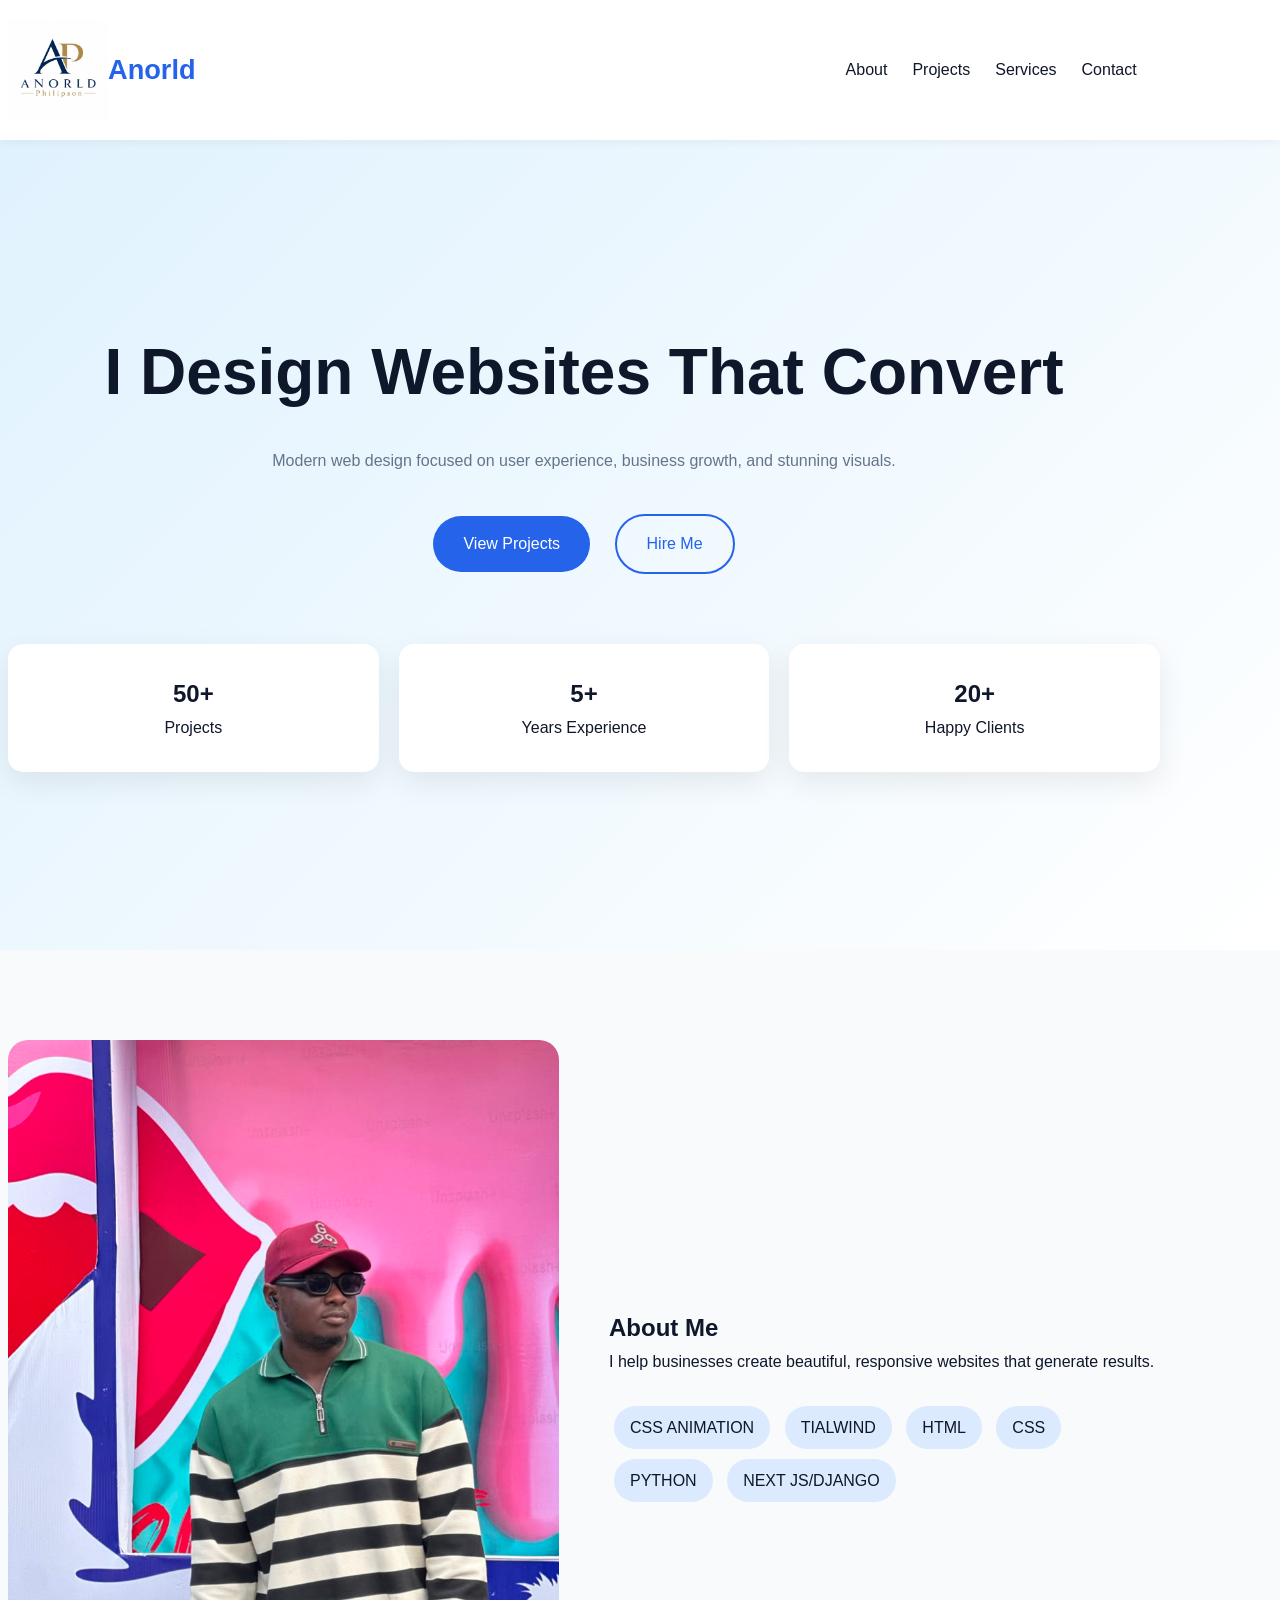
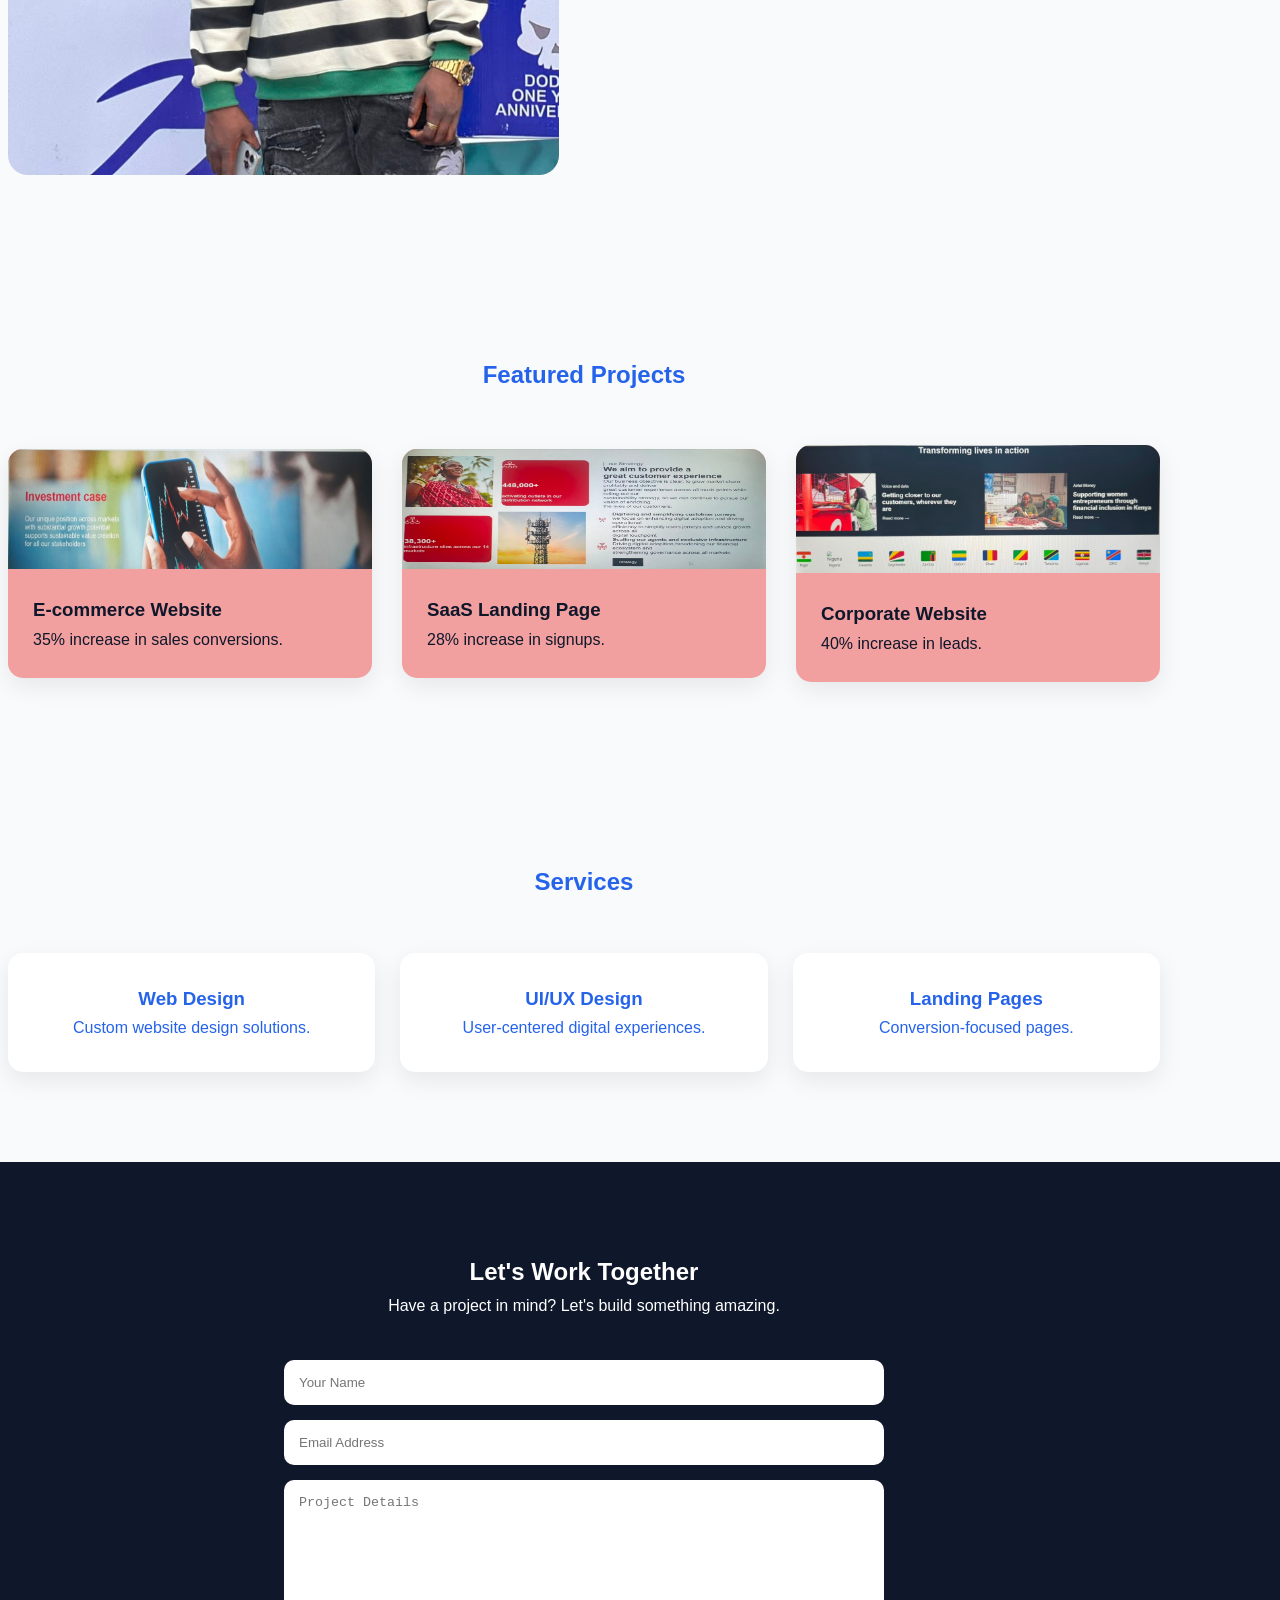
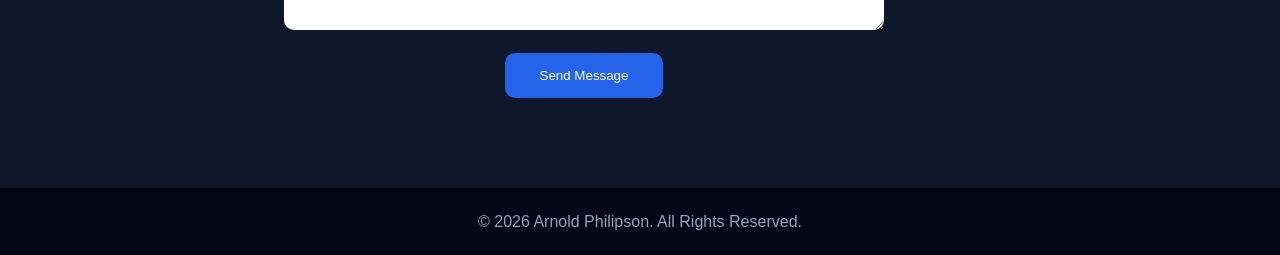
<file: index.html>
<!DOCTYPE html>
<html lang="en">
<head>
    <meta charset="UTF-8">
    <meta name="viewport" content="width=device-width, initial-scale=1.0">
    <title>Web Designer Portfolio</title>
<link rel="stylesheet" href="portfolio.css">
</head>
<body class="cain">

<header>
    <div class="container">
        <nav>
          <img src="photo/logo.jpeg" alt="" width="100px" height="100px">
            <div class="logo">Anorld</div>
            

            <ul class="nav-links">
                <li><a href="#about">About</a></li>
                <li><a href="#projects">Projects</a></li>
                <li><a href="#services">Services</a></li>
                <li><a href="#contact">Contact</a></li>
            </ul>
        </nav>
    </div>
</header>

<section class="hero">
    <div class="container">
        

        <h1>I Design Websites That Convert</h1>
        

        <p>
            Modern web design focused on user experience,
            business growth, and stunning visuals.
        </p>

        <div class="hero-buttons">
            <a href="#projects" class="btn primary-btn">View Projects</a>
            <a href="#contact" class="btn secondary-btn">Hire Me</a>
        </div>

        <div class="stats">

            <div class="stat">
                <h2>50+</h2>
                <span>Projects</span>
            </div>

            <div class="stat">
                <h2>5+</h2>
                <span>Years Experience</span>
            </div>

            <div class="stat">
                <h2>20+</h2>
                <span>Happy Clients</span>
            </div>

        </div>

    </div>
</section>

<section id="about" class="about">
    <div class="container about-wrapper">

        <div class="about-image">
            <img src="photo/WhatsApp Image 2026-06-20 at 10.08.19 AM.jpeg" alt="">
        </div>

        <div class="about-content">
            <h2>About Me</h2>

            <p>
                I help businesses create beautiful,
                responsive websites that generate results.
            </p>

            <div class="skills">
                <span>CSS ANIMATION</span>
                <span>TIALWIND</span>
                <span>HTML</span>
                <span>CSS</span>
                <span>PYTHON</span>
                <span>NEXT JS/DJANGO</span>
            </div>
        </div>

    </div>
</section>

<section id="projects" class="projects">

    <div class="container">

        <div class="section-heading">
            <h2>Featured Projects</h2>
        </div>

        <div class="project-grid">

            <article class="project-card">
                <img src="photo/WhatsApp Image 2026-06-25 at 12.40.47 AM.jpeg" alt="" height="120px">
                <div class="card-content">
                    <h3>E-commerce Website</h3>
                    <p>35% increase in sales conversions.</p>
                </div>
            </article>

            <article class="project-card">
                <img src="photo/WhatsApp Image 2026-06-25 at 12.40.47 AM (2).jpeg" alt="" height="120px">
                <div class="card-content">
                    <h3>SaaS Landing Page</h3>
                    <p>28% increase in signups.</p>
                </div>
            </article>

            <article class="project-card">
                <img src="photo/WhatsApp Image 2026-06-25 at 12.40.47 AM (1).jpeg" alt="">
                <div class="card-content">
                    <h3>Corporate Website</h3>
                    <p>40% increase in leads.</p>
                </div>
            </article>

        </div>

    </div>

</section>

<section id="services" class="services">

    <div class="container">

        <div class="section-heading">
            <h2>Services</h2>
        </div>

        <div class="services-grid">

            <div class="service-box">
                <h3>Web Design</h3>
                <p>Custom website design solutions.</p>
            </div>

            <div class="service-box">
                <h3>UI/UX Design</h3>
                <p>User-centered digital experiences.</p>
            </div>

            <div class="service-box">
                <h3>Landing Pages</h3>
                <p>Conversion-focused pages.</p>
            </div>

        </div>

    </div>

</section>

<section id="contact" class="contact">

    <div class="container">

        <h2>Let's Work Together</h2>

        <p>
            Have a project in mind?
            Let's build something amazing.
        </p>

        <form class="contact-form">

            <input type="text" placeholder="Your Name">

            <input type="email" placeholder="Email Address">

            <textarea placeholder="Project Details"></textarea>

            <button type="submit">
                Send Message
            </button>

        </form>

    </div>

</section>

<footer>
    <p>© 2026 Arnold Philipson. All Rights Reserved.</p>
</footer>

</body>
</html>
</file>
<file: portfolio.css>
/* RESET */

*{
    margin:0;
    padding:0;
    box-sizing:border-box;
}

/* VARIABLES */

:root{
    --primary:#2563eb;
    --dark:#0f172a;
    --light:#f8fafc;
    --gray:#64748b;
    --white:#ffffff;
}

/* GLOBAL */

body{
    font-family:Arial, sans-serif;
    background:var(--light);
    color:var(--dark);
    line-height:1.7;
}
.cain{
    /* overflow: hidden; */
}

.container{
    width:90%;
    max-width:1200px;
    margin:auto;
    margin-right: 120px;
    
    
}


section{
    padding:90px 0;
}

img{
    width:100%;
    display:block;
}

/* HEADER */

header{
    background:#fff;
    box-shadow:0 2px 10px rgba(0,0,0,.05);
    position:sticky;
    top:0;
}

nav{
    display:flex;
    justify-content:space-between;
    align-items:center;
    padding:20px 0;
}

.logo{
    font-size:1.7rem;
    font-weight:bold;
    color:var(--primary);
    margin-right: 650px;
}

.hp{
    margin-right: 100px;
}

.nav-links{
    display:flex;
    gap:25px;
    list-style:none;
    margin-right: 180px;
}

.nav-links a{
    text-decoration:none;
    color:var(--dark);
}

/* HERO */

.hero{
    min-height:90vh;
    display:flex;
    align-items:center;
    text-align:center;
    background:linear-gradient(
        135deg,
        #e0f2fe,
        #ffffff
    );
}

.hero h1{
    font-size:4rem;
    margin-bottom:20px;
}

.hero p{
    max-width:700px;
    margin:auto;
    color:var(--gray);
}

.hero-buttons{
    margin-top:30px;
}

.btn{
    display:inline-block;
    padding:14px 30px;
    border-radius:50px;
    text-decoration:none;
    margin:10px;
}

.primary-btn{
    background:var(--primary);
    color:white;
}

.secondary-btn{
    border:2px solid var(--primary);
    color:var(--primary);
}

/* STATS */

.stats{
    display:grid;
    grid-template-columns:repeat(3,1fr);
    gap:20px;
    margin-top:60px;
}

.stat{
    background:white;
    padding:30px;
    border-radius:15px;
    box-shadow:0 10px 30px rgba(0,0,0,.08);
}

/* ABOUT */

.about-wrapper{
    display:grid;
    grid-template-columns:1fr 1fr;
    gap:50px;
    align-items:center;
}

.about-image img{
    border-radius:20px;
}

.skills{
    margin-top:25px;
}

.skills span{
    display:inline-block;
    padding:8px 16px;
    margin:5px;
    background:#dbeafe;
    border-radius:30px;
}

/* PROJECTS */

.section-heading{
    text-align:center;
    margin-bottom:50px;
    color: #2563eb;
}

.project-grid{
    display:grid;
    grid-template-columns:repeat(auto-fit,minmax(320px,1fr));
    gap:30px;align-items: center;
}

.project-card{
    background:rgb(241, 159, 159);
    overflow:hidden;
    border-radius:15px;
    box-shadow:0 8px 25px rgba(0,0,0,.08);
}

.card-content{
    padding:25px;
}

/* SERVICES */

.services-grid{
    display:grid;
    grid-template-columns:repeat(auto-fit,minmax(280px,1fr));
    gap:25px;
    color: #2563eb;
}

.service-box{
    background:white;
    padding:30px;
    border-radius:15px;
    text-align:center;
    box-shadow:0 8px 25px rgba(0,0,0,.08);
}

/* CONTACT */

.contact{
    background:var(--dark);
    color:white;
    text-align:center;
}

.contact-form{
    max-width:600px;
    margin:40px auto 0;
}

.contact-form input,
.contact-form textarea{
    width:100%;
    padding:15px;
    margin-bottom:15px;
    border:none;
    border-radius:10px;
}

.contact-form textarea{
    min-height:150px;
}

.contact-form button{
    background:var(--primary);
    color:white;
    border:none;
    padding:15px 35px;
    border-radius:10px;
    cursor:pointer;
}

/* FOOTER */

footer{
    background:#020617;
    color:#94a3b8;
    text-align:center;
    padding:20px;
}

/* RESPONSIVE */

@media(max-width:768px){

    .hero h1{
        font-size:2.5rem;
    }

    .about-wrapper{
        grid-template-columns:1fr;
    }

    .stats{
        grid-template-columns:1fr;
    }

    .nav-links{
        display:none;
    }
}
</file>
